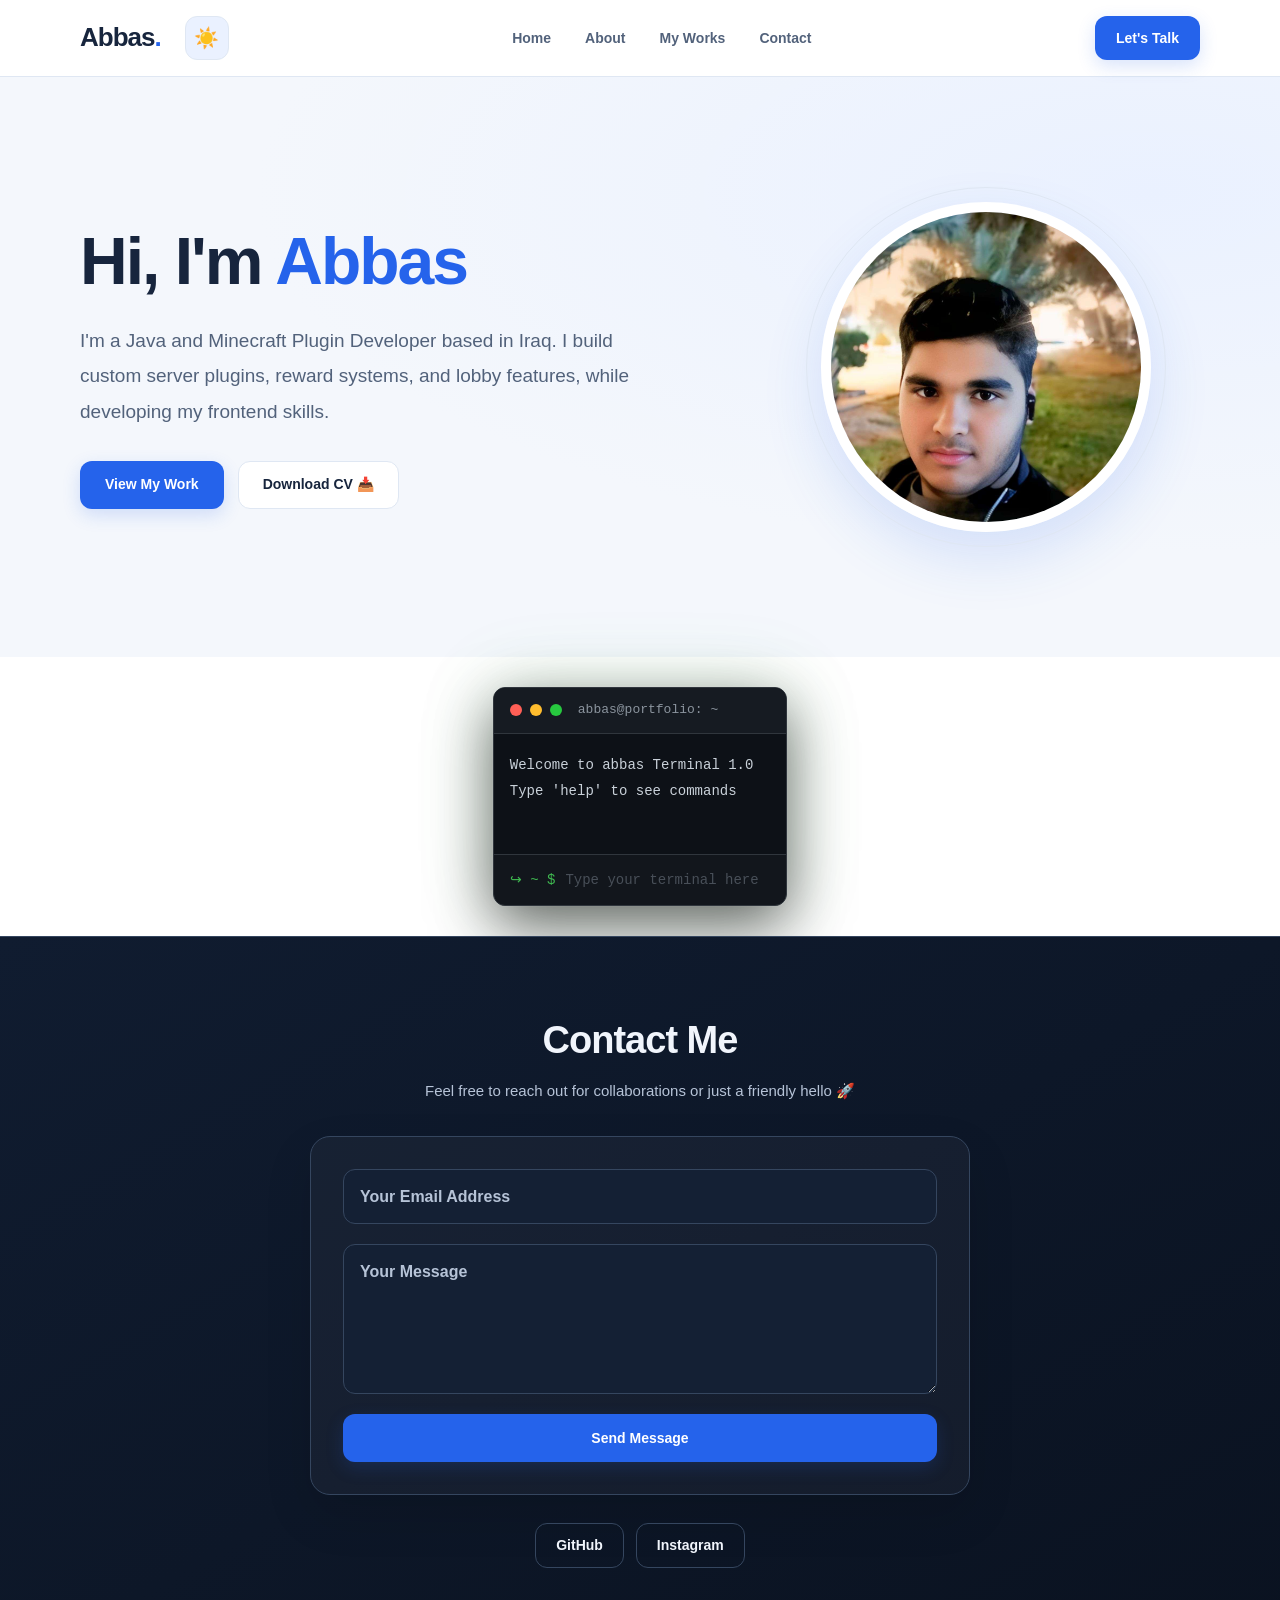
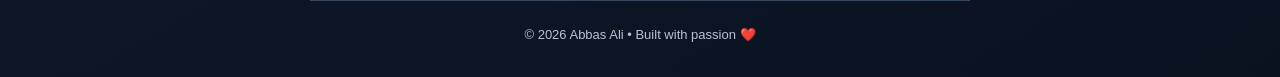
<file: index.html>
<!DOCTYPE html>
<html lang="en">
<head>
    <meta charset="UTF-8">
    <meta name="viewport" content="width=device-width, initial-scale=1.0">    <title>Profilo | Abbas</title>
    <meta
            name="description"
            content="Abbas Ali's portfolio featuring Java development,
    Minecraft server plugins, reward systems, and lobby projects."
    >
    <link rel="stylesheet" href="style.css">
    <link rel="icon" type="image/jpg" href="images/images.jpg">
</head>
<body>

    <header class="header"> <div class="logo">
            <a href="#">Abbas<span>.</span></a>
        </div>
        <button
                id="theme-toggle"
                type="button"
                aria-label="Switch color theme"
                title="Switch color theme"
        >🌙</button>
        <nav class="nav-links">
            <ul>
                <li><a href="index.html">Home</a></li>
                <li><a href="about.html">About</a></li>
                <li><a href="works.html">My Works</a></li>
                <li><a href="#my-footer">Contact</a></li>
            </ul>
        </nav>

        <a href="mailto:alsowounds@gmail.com" class="btn-talk">
            Let's Talk
        </a>
    </header>
    <section class="hero">
        <div class="hero-content">
            <h1>Hi, I'm <span>Abbas</span></h1>
            <p>
                I'm a Java and Minecraft Plugin Developer based in Iraq.
                I build custom server plugins, reward systems, and lobby features,
                while developing my frontend skills.
            </p>
            <div class="hero-btns">
                <a href="works.html" class="btn-primary">View My Work</a>
                <a href="cv/Abbas_Ali_CV.pdf" download class="btn-secondary">Download CV 📥</a>
            </div>
        </div>
        <div class="hero-image">
            <img src="images/myphoto.jpg" alt="Abbas Profile" class="profile-img">
        </div>
    </section>
    <section class="terminal">
        <div class="terminal-header">
            <span class="dots"><i></i><i></i><i></i></span>
            <span class="title">abbas@portfolio: ~</span>
        </div>
        <div class="terminal-body" id="terminal-output">
            <p>Welcome to abbas Terminal 1.0</p>
            <p>Type 'help' to see commands</p>
        </div>
        <form id="terminal-form">
            <span>↪ ~ $</span>
            <input id="terminal-input"
            type="text"
            autocomplete="off"
            placeholder="Type your terminal here">
        </form>
    </section>

<footer class="footer" id="my-footer">
    <div class="footer-container">

        <h2 class="contact-title">Contact Me</h2>
        <p class="contact-subtitle">
            Feel free to reach out for collaborations or just a friendly hello 🚀
        </p>

        <form action="https://formspree.io/f/xaqpleld" method="POST" class="contact-form">
            
            <div class="input-group">
                <label>
                    <input type="email" name="email" placeholder="Your Email Address" required>
                </label>
            </div>

            <div class="input-group">
                <label>
                    <textarea name="message" placeholder="Your Message" required></textarea>
                </label>
            </div>

            <button type="submit" class="btn-primary">Send Message</button>
            <p class="form-status" role="status" aria-live="polite"></p>
        </form>

        <div class="social">
            <a href="https://github.com/abbflaabb" target="_blank">GitHub</a>
            <a href="https://www.instagram.com/abv7xh" target="_blank">Instagram</a>
        </div>

        <p class="copy">© 2026 Abbas Ali • Built with passion ❤️</p>

    </div>
</footer>
    <script src="scripts/script.js"></script>
</body>
</html>
</file>
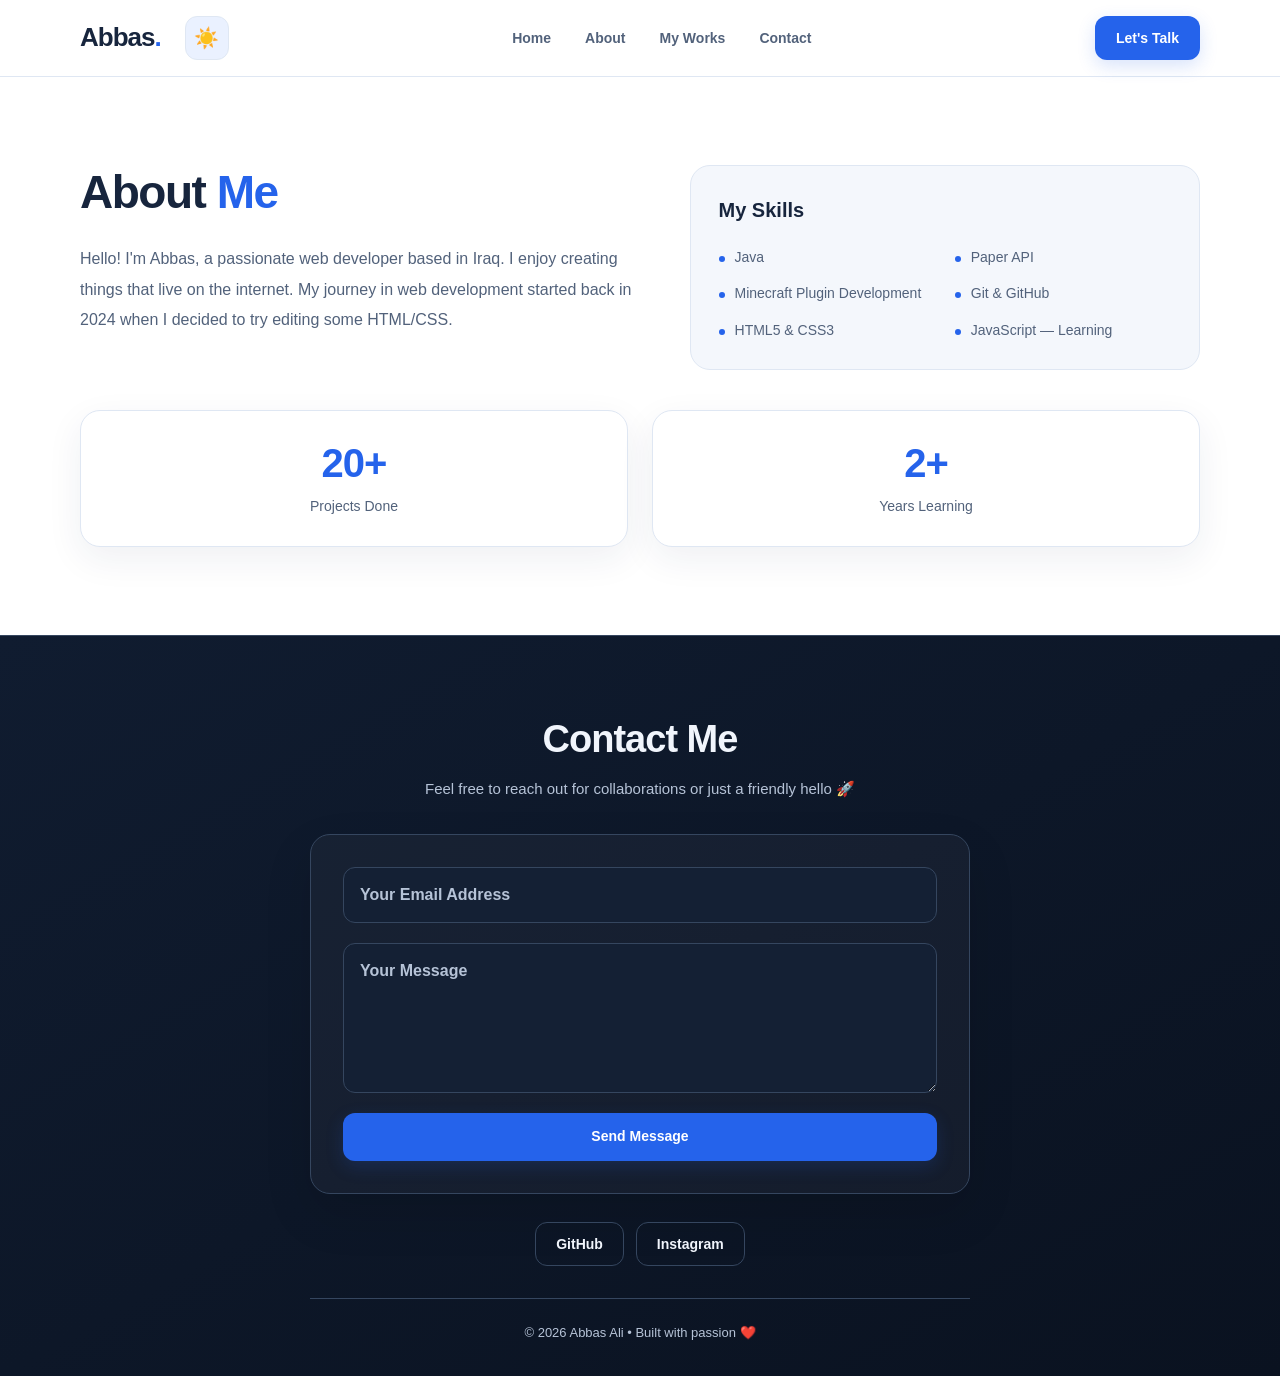
<file: about.html>
<!DOCTYPE html>
<html lang="en">
<head>
    <meta charset="UTF-8">
    <meta name="viewport" content="width=device-width, initial-scale=1.0">    <title>About me | Abbas</title>
    <link rel="stylesheet" href="style.css">
    <link rel="icon" type="image/jpg" href="images/images.jpg">
</head>
<body>


    <header class="header">
        <div class="logo">
            <a href="index.html">Abbas<span>.</span></a>
        </div>
        <button
                id="theme-toggle"
                type="button"
                aria-label="Switch color theme"
                title="Switch color theme"
        >🌙</button>
        <nav class="nav-links">
            <ul>
                <li><a href="index.html">Home</a></li>
                <li><a href="about.html">About</a></li>
                <li><a href="works.html">My Works</a></li>
                <li><a href="#my-footer">Contact</a></li>
            </ul>
        </nav>
        <div class="header-section">
            <a href="#" class="btn-talk">Let's Talk</a>
        </div>
    </header>

            
    <section class="about-page">
        <div class="about-container">
            <div class="about-text">
                <h2>About <span>Me</span></h2>
                <p>Hello! I'm Abbas, a passionate web developer based in Iraq. I enjoy creating things that live on the internet. My journey in web development started back in 2024 when I decided to try editing some HTML/CSS.</p>
            </div>
            <div class="skills">
                    <h3>My Skills</h3>
                <ul>
                    <li>Java</li>
                    <li>Paper API</li>
                    <li>Minecraft Plugin Development</li>
                    <li>Git & GitHub</li>
                    <li>HTML5 & CSS3</li>
                    <li>JavaScript — Learning</li>
                </ul>
                </div>
            </div>
            
            <div class="about-stats">
                <div class="stat-box">
                    <h4>20+</h4>
                    <p>Projects Done</p>
                </div>
                <div class="stat-box">
                    <h4>2+</h4>
                    <p>Years Learning</p>
                </div>
            </div>

    </section>
<footer class="footer" id="my-footer">
    <div class="footer-container">

        <h2 class="contact-title">Contact Me</h2>
        <p class="contact-subtitle">
            Feel free to reach out for collaborations or just a friendly hello 🚀
        </p>

        <form action="https://formspree.io/f/xaqpleld" method="POST" class="contact-form">
            
            <div class="input-group">
                <label>
                    <input type="email" name="email" placeholder="Your Email Address" required>
                </label>
            </div>

            <div class="input-group">
                <label>
                    <textarea name="message" placeholder="Your Message" required></textarea>
                </label>
            </div>

            <button type="submit" class="btn-primary">Send Message</button>
            <p class="form-status" role="status" aria-live="polite"></p>
        </form>

        <div class="social">
            <a href="https://github.com/abbflaabb" target="_blank">GitHub</a>
            <a href="https://www.instagram.com/abv7xh" target="_blank">Instagram</a>
        </div>

        <p class="copy">© 2026 Abbas Ali • Built with passion ❤️</p>

    </div>
</footer>
    <script src="scripts/script.js"></script>
</body>
</html>
</file>
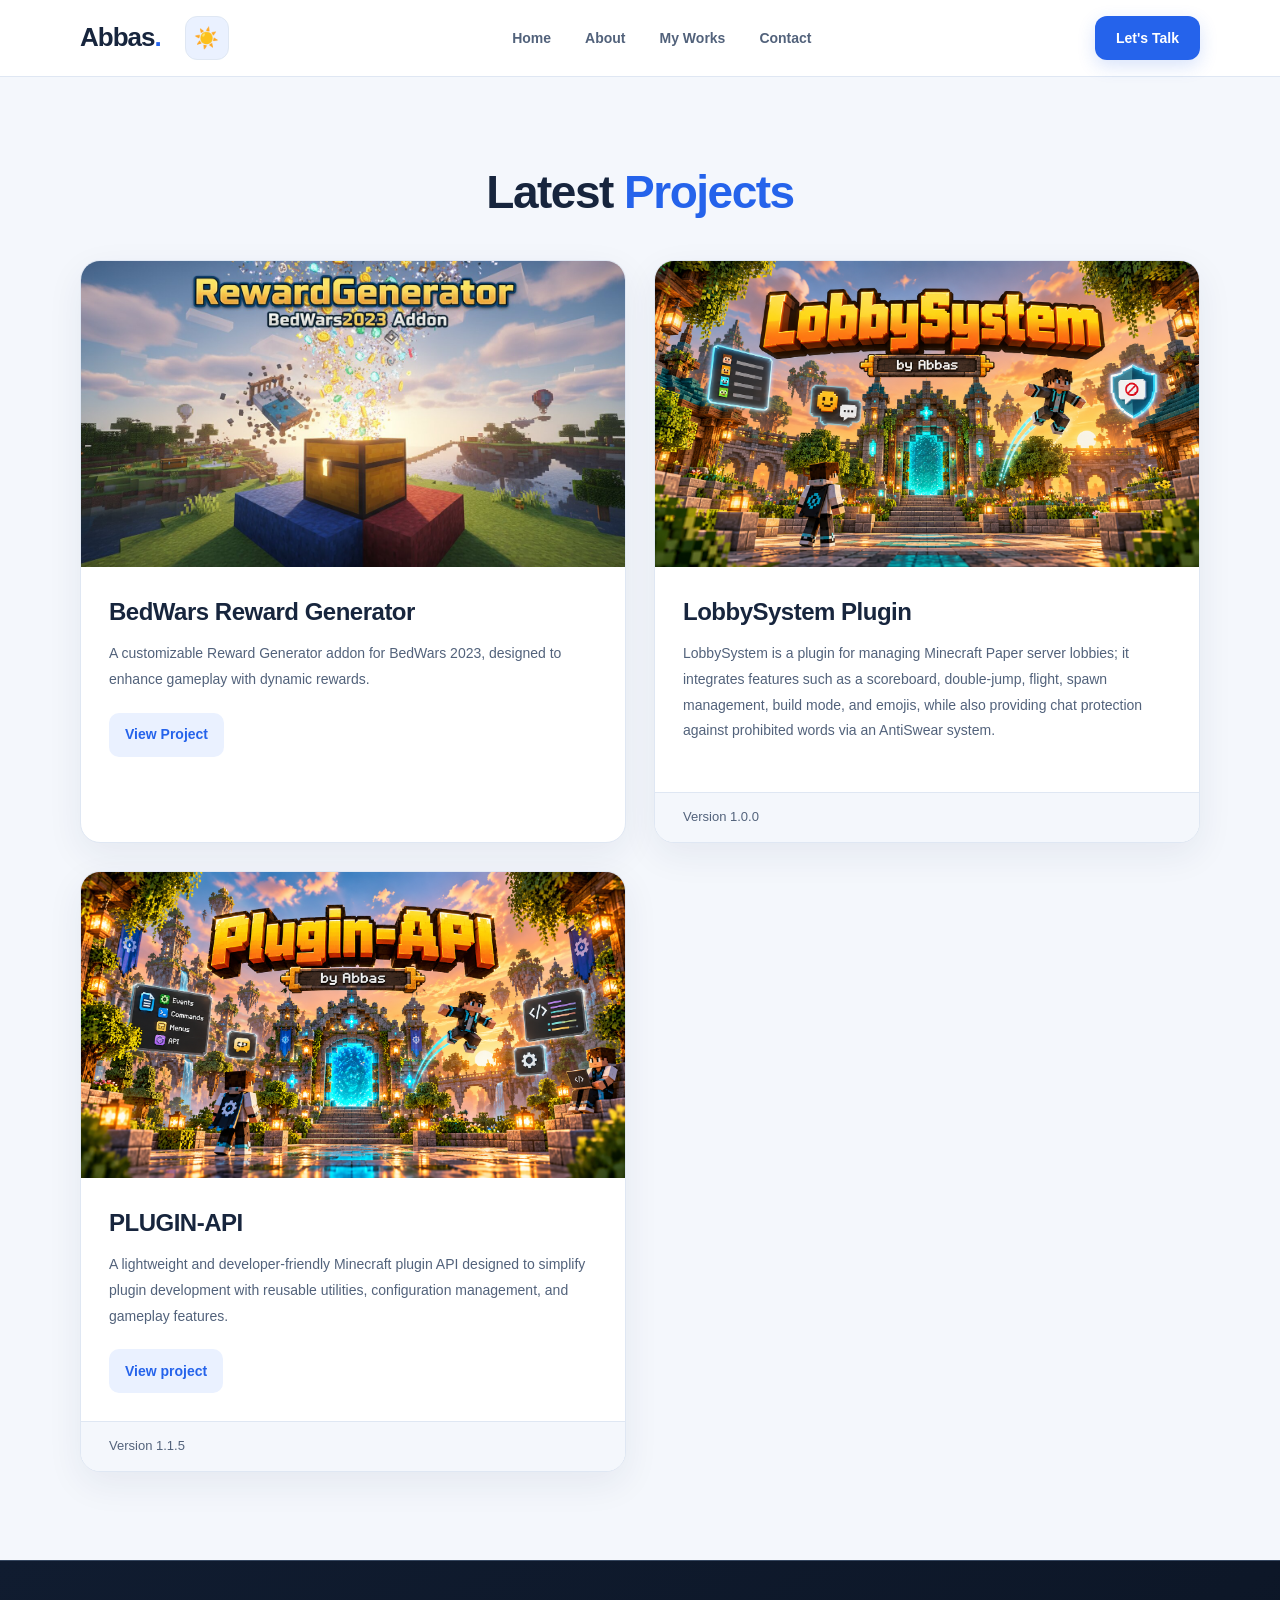
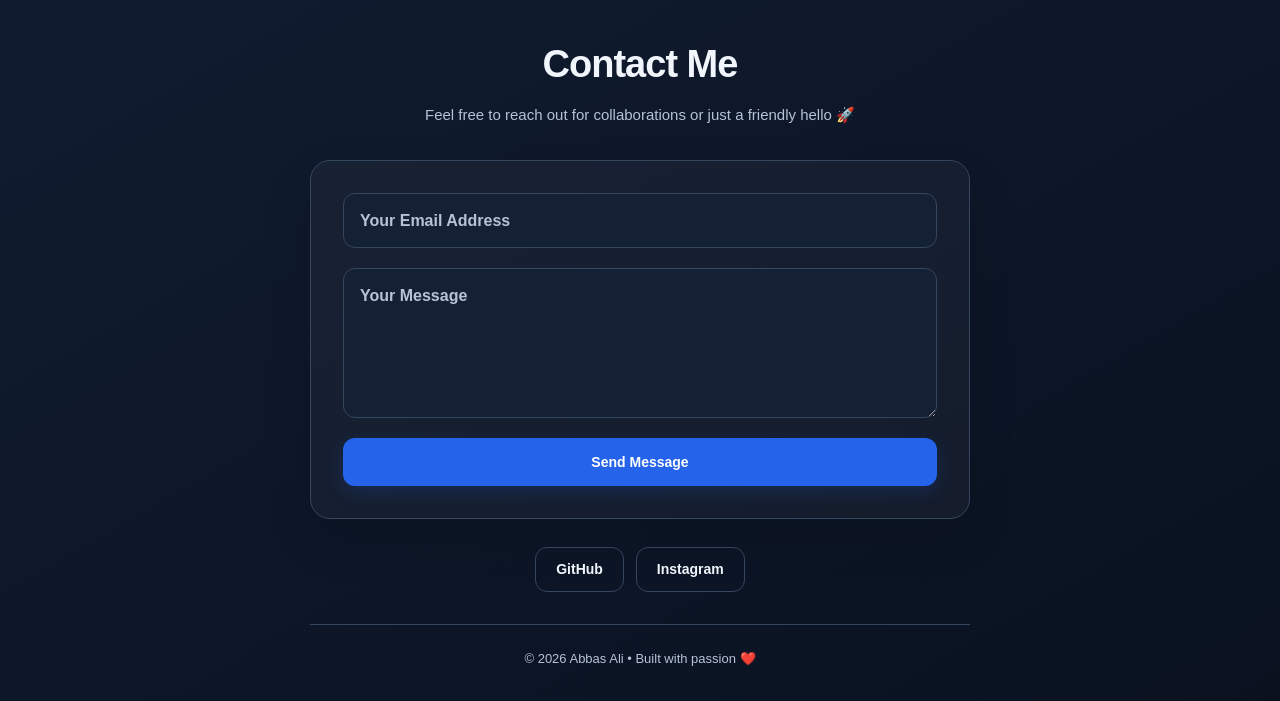
<file: works.html>
<!DOCTYPE html>
<html lang="en">
<head>
    <meta charset="UTF-8">
    <meta name="viewport" content="width=device-width, initial-scale=1.0">    <title>My Work | Abbas</title>
    <link rel="stylesheet" href="style.css">
    <link rel="icon" type="image/jpg" href="images/images.jpg">
</head>
<body>
        <header class="header">
        <div class="logo">
            <a href="index.html">Abbas<span>.</span></a>
        </div>
            <button
                    id="theme-toggle"
                    type="button"
                    aria-label="Switch color theme"
                    title="Switch color theme"
            >🌙</button>
        <nav class="nav-links">
            <ul>
                <li><a href="index.html">Home</a></li>
                <li><a href="about.html">About</a></li>
                <li><a href="works.html">My Works</a></li>
                <li><a href="#my-footer">Contact</a></li>
            </ul>
        </nav>
        <div class="header-section">
            <a href="#" class="btn-talk">Let's Talk</a>
        </div>
    </header>

    <section class="works-page">
        <h1 class="section-title">Latest <span>Projects</span></h1>

        <div class="projects-grid">
            <div class="project-card">
                <div class="project-img">
                    <img src="images/preview1.jpg" alt="Project 1">
                </div>
                <div class="project-info">
                    <h3>BedWars Reward Generator</h3>
                    <p>A customizable Reward Generator addon for BedWars 2023, designed to enhance gameplay with dynamic rewards.</p>
                    <a href="https://github.com/abbflaabb/BedWars2023-RewardsGentrator" class="project-link">View Project</a>
                </div>
            </div>
            <div class="project-card">
                <div class="project-img">
                    <img src="images/lobbySystem-preview.png" alt="Project 2">
                </div>
                <div class="project-info">
                    <h3>LobbySystem Plugin</h3>
                    <p>LobbySystem is a plugin for managing Minecraft Paper server lobbies; it integrates features such as a scoreboard, double-jump, flight, spawn management, build mode, and emojis, while also providing chat protection against prohibited words via an AntiSwear system.</p>
                </div>
                <div class="version-info">
                    <p>Version 1.0.0</p>
                </div>
            </div>
            <!-- Plugin-API --->
            <div class="project-card">
                <div class="project-img">
                    <img src="images/plugin-api-preview.png" alt="Project 3" loading="lazy">
                </div>
                <div class="project-info">
                    <h3>PLUGIN-API</h3>
                    <p>
                        A lightweight and developer-friendly Minecraft
                        plugin API designed to simplify plugin development
                        with reusable utilities, configuration management,
                        and gameplay features.
                    </p>
                    <a
                        href="https://github.com/abbflaabb/Plugin-API"
                        class="project-link"
                        target="_blank"
                        rel="noopener noreferrer">
                        View project
                    </a>
                </div>
                <div class="version-info">
                    <p>Version 1.1.5</p>
                </div>
            </div>
        </div>
    </section>

<footer class="footer" id="my-footer">
    <div class="footer-container">

        <h2 class="contact-title">Contact Me</h2>
        <p class="contact-subtitle">
            Feel free to reach out for collaborations or just a friendly hello 🚀
        </p>

        <form action="https://formspree.io/f/xaqpleld" method="POST" class="contact-form">

            <div class="input-group">
                <label>
                    <input type="email" name="email" placeholder="Your Email Address" required>
                </label>
            </div>

            <div class="input-group">
                <label>
                    <textarea name="message" placeholder="Your Message" required></textarea>
                </label>
            </div>

            <button type="submit" class="btn-primary">Send Message</button>
            <p class="form-status" role="status" aria-live="polite"></p>
        </form>

        <div class="social">
            <a href="https://github.com/abbflaabb" target="_blank">GitHub</a>
            <a href="https://www.instagram.com/abv7xh" target="_blank">Instagram</a>
        </div>

        <p class="copy">© 2026 Abbas Ali • Built with passion ❤️</p>

    </div>
</footer>
    <script src="scripts/script.js"></script>
</body>
</html>
</file>
<file: style.css>
/* Abbas Ali Portfolio — complete replacement stylesheet */

/* 01. Colors and layout */
:root {
    color-scheme: light;
    --bg-color: #ffffff;
    --secondary-bg: #f4f7fc;
    --text-primary: #17253d;
    --text-secondary: #52627b;
    --header-bg: rgba(255, 255, 255, 0.96);
    --card-bg: #ffffff;
    --main-blue: #2563eb;
    --button-bg: #2563eb;
    --button-hover: #1d4ed8;
    --accent-soft: #eaf1ff;
    --border-color: #dfe7f3;
    --input-bg: #f4f7fc;
    --footer-bg: #101c30;
    --card-shadow: 0 12px 36px rgba(25, 49, 89, 0.07);
    --hover-shadow: 0 20px 48px rgba(25, 49, 89, 0.12);
    --page-gutter: clamp(20px, 5vw, 64px);
    --content-width: 1120px;
    --section-inline: max(var(--page-gutter), calc((100% - var(--content-width)) / 2));
    --radius: 20px;
}

[data-theme="dark"] {
    color-scheme: dark;
    --bg-color: #101827;
    --secondary-bg: #131e30;
    --text-primary: #f1f5fc;
    --text-secondary: #b6c3d7;
    --header-bg: rgba(16, 24, 39, 0.96);
    --card-bg: #1b283c;
    --main-blue: #93b7ff;
    --accent-soft: #203455;
    --border-color: #32435e;
    --input-bg: #142034;
    --footer-bg: #0b1423;
    --card-shadow: 0 12px 36px rgba(0, 0, 0, 0.18);
    --hover-shadow: 0 20px 48px rgba(0, 0, 0, 0.28);
}

/* 02. Base and keyboard access */
*,
*::before,
*::after {
    box-sizing: border-box;
}

* {
    margin: 0;
    padding: 0;
}

html {
    scroll-behavior: smooth;
    scroll-padding-top: 120px;
}

body {
    min-height: 100vh;
    display: flex;
    flex-direction: column;
    background: var(--bg-color);
    color: var(--text-primary);
    font-family: "Segoe UI", Tahoma, Geneva, Verdana, sans-serif;
    font-size: 16px;
    line-height: 1.6;
    transition: background-color 0.25s ease, color 0.25s ease;
}

img {
    display: block;
    max-width: 100%;
}

button,
input,
textarea {
    font: inherit;
}

a {
    color: inherit;
    text-decoration: none;
}

button,
a,
input,
textarea {
    -webkit-tap-highlight-color: transparent;
}

:where(a, button, input, textarea):focus-visible {
    outline: 3px solid var(--main-blue);
    outline-offset: 4px;
}

::selection {
    background: var(--button-bg);
    color: #ffffff;
}

/* 03. Header — supports direct and wrapped Let's Talk links */
.header {
    position: sticky;
    top: 0;
    z-index: 100;
    display: grid;
    grid-template-columns: auto auto minmax(0, 1fr) auto;
    align-items: center;
    gap: 24px;
    padding: 16px var(--section-inline);
    border-bottom: 1px solid var(--border-color);
    background: var(--header-bg);
    backdrop-filter: blur(16px);
    -webkit-backdrop-filter: blur(16px);
}

.logo a {
    display: inline-block;
    font-size: 26px;
    font-weight: 800;
    letter-spacing: -1px;
    white-space: nowrap;
}

.logo span {
    color: var(--main-blue);
}

.nav-links {
    min-width: 0;
    justify-self: center;
}

.nav-links ul {
    display: flex;
    align-items: center;
    justify-content: center;
    gap: 6px;
    list-style: none;
}

.nav-links a {
    display: inline-flex;
    align-items: center;
    min-height: 44px;
    padding: 8px 14px;
    border-radius: 10px;
    color: var(--text-secondary);
    font-size: 14px;
    font-weight: 600;
    white-space: nowrap;
    transition: color 0.2s ease, background-color 0.2s ease;
}

.nav-links a:hover,
.nav-links a[aria-current="page"] {
    background: var(--accent-soft);
    color: var(--main-blue);
}

#theme-toggle {
    display: grid;
    place-items: center;
    width: 44px;
    height: 44px;
    padding: 0;
    border: 1px solid var(--border-color);
    border-radius: 12px;
    background: var(--accent-soft);
    color: var(--text-primary);
    font-size: 20px;
    line-height: 1;
    cursor: pointer;
    touch-action: manipulation;
    transition: border-color 0.2s ease, transform 0.2s ease;
}

#theme-toggle:hover {
    border-color: var(--main-blue);
}

#theme-toggle:active {
    transform: scale(0.94);
}

/* 04. Shared buttons */
.btn-talk,
.btn-primary,
.btn-secondary {
    display: inline-flex;
    align-items: center;
    justify-content: center;
    gap: 8px;
    min-height: 48px;
    padding: 12px 24px;
    border: 1px solid transparent;
    border-radius: 12px;
    font-weight: 700;
    font-size: 14px;
    line-height: 1.5;
    text-align: center;
    cursor: pointer;
    transition: transform 0.2s ease, background-color 0.2s ease, box-shadow 0.2s ease;
}

.btn-talk,
.btn-primary {
    background: var(--button-bg);
    color: #ffffff;
    box-shadow: 0 6px 18px rgba(37, 99, 235, 0.18);
}

.btn-talk {
    min-height: 44px;
    padding: 10px 20px;
    white-space: nowrap;
}

.btn-talk:hover,
.btn-primary:hover {
    background: var(--button-hover);
}

.btn-secondary {
    border-color: var(--border-color);
    background: var(--card-bg);
    color: var(--text-primary);
}

.btn-secondary:hover {
    border-color: var(--main-blue);
    background: var(--accent-soft);
}

/* 05. Home */
.hero {
    flex: 1;
    display: grid;
    grid-template-columns: minmax(0, 1.25fr) minmax(0, 0.85fr);
    align-items: center;
    gap: clamp(32px, 5vw, 80px);
    min-height: 580px;
    padding: clamp(64px, 8vw, 112px) var(--section-inline);
    background:
            radial-gradient(ellipse at 90% 20%, var(--accent-soft), transparent 55%),
            var(--secondary-bg);
}

.hero-content {
    min-width: 0;
}

.hero-content h1 {
    margin-bottom: 24px;
    font-size: clamp(36px, 5.2vw, 66px);
    font-weight: 800;
    line-height: 1.12;
    letter-spacing: -2px;
    overflow-wrap: anywhere;
}

.hero-content h1 span {
    color: var(--main-blue);
}

.hero-content p {
    max-width: 560px;
    color: var(--text-secondary);
    font-size: clamp(16px, 1.6vw, 19px);
    line-height: 1.85;
}

.hero-btns {
    display: flex;
    flex-wrap: wrap;
    gap: 14px;
    margin-top: 32px;
}

.hero-image {
    display: grid;
    place-items: center;
    min-width: 0;
    padding: 16px;
}

.hero-image .profile-img {
    width: min(100%, 330px);
    aspect-ratio: 1;
    object-fit: cover;
    object-position: 50% 38%;
    border: 10px solid var(--card-bg);
    border-radius: 50%;
    outline: 1px solid var(--border-color);
    outline-offset: 14px;
    box-shadow: 0 24px 60px rgba(37, 99, 235, 0.16);
}

/* 06. About */
.about-page,
.works-page {
    flex: 1;
    padding: clamp(48px, 7vw, 88px) var(--section-inline);
}

.about-container {
    display: grid;
    grid-template-columns: minmax(0, 1.1fr) minmax(0, 1fr);
    align-items: start;
    gap: 48px;
}

.about-text :is(h1, h2),
.section-title {
    margin-bottom: 24px;
    font-size: clamp(32px, 4vw, 46px);
    font-weight: 800;
    line-height: 1.2;
    letter-spacing: -1.5px;
}

.about-text :is(h1, h2) span,
.section-title span {
    color: var(--main-blue);
}

.about-text p {
    color: var(--text-secondary);
    line-height: 1.9;
}

.skills {
    padding: 28px;
    border: 1px solid var(--border-color);
    border-radius: var(--radius);
    background: var(--secondary-bg);
}

.skills h3 {
    margin-bottom: 20px;
    font-size: 20px;
}

.skills ul {
    display: grid;
    grid-template-columns: repeat(2, minmax(0, 1fr));
    gap: 14px 20px;
    list-style: none;
}

.skills li {
    display: flex;
    align-items: baseline;
    gap: 10px;
    color: var(--text-secondary);
    font-size: 14px;
    overflow-wrap: anywhere;
}

.skills li::before {
    content: "";
    flex: 0 0 6px;
    height: 6px;
    border-radius: 50%;
    background: var(--main-blue);
}

.about-stats {
    display: grid;
    grid-template-columns: repeat(2, minmax(0, 1fr));
    gap: 24px;
    margin-top: 40px;
}

.stat-box {
    padding: 28px;
    border: 1px solid var(--border-color);
    border-radius: var(--radius);
    background: var(--card-bg);
    box-shadow: var(--card-shadow);
    text-align: center;
}

.stat-box h4 {
    color: var(--main-blue);
    font-size: 40px;
    line-height: 1.2;
    letter-spacing: -1px;
}

.stat-box p {
    margin-top: 8px;
    color: var(--text-secondary);
    font-size: 14px;
}

/* 07. Projects */
.works-page {
    background: var(--secondary-bg);
}

.section-title {
    margin-bottom: 40px;
    text-align: center;
}

.projects-grid {
    display: grid;
    grid-template-columns: repeat(2, minmax(0, 1fr));
    gap: 28px;
}

.projects-grid + .projects-grid {
    margin-top: 28px;
}

.project-card {
    display: flex;
    flex-direction: column;
    min-width: 0;
    overflow: hidden;
    border: 1px solid var(--border-color);
    border-radius: var(--radius);
    background: var(--card-bg);
    box-shadow: var(--card-shadow);
    transition: transform 0.25s ease, box-shadow 0.25s ease, border-color 0.25s ease;
}

.project-img {
    overflow: hidden;
    background: var(--accent-soft);
}

.project-img img {
    width: 100%;
    height: auto;
    aspect-ratio: 16 / 9;
    object-fit: cover;
    transition: transform 0.35s ease;
}

.project-info {
    flex: 1;
    padding: 28px;
    text-align: left;
}

.project-info h3 {
    margin-bottom: 12px;
    font-size: clamp(19px, 2vw, 24px);
    line-height: 1.4;
    letter-spacing: -0.5px;
    overflow-wrap: anywhere;
}

.project-info p {
    margin-bottom: 20px;
    color: var(--text-secondary);
    font-size: 14px;
    line-height: 1.85;
}

.project-link {
    display: inline-flex;
    align-items: center;
    min-height: 44px;
    padding: 10px 16px;
    border-radius: 10px;
    background: var(--accent-soft);
    color: var(--main-blue);
    font-size: 14px;
    font-weight: 700;
    transition: background-color 0.2s ease, color 0.2s ease;
}

.project-link:hover {
    background: var(--button-bg);
    color: #ffffff;
}

.version-info {
    margin-top: auto;
    padding: 14px 28px;
    border-top: 1px solid var(--border-color);
    background: var(--secondary-bg);
}

.version-info p {
    color: var(--text-secondary);
    font-size: 13px;
}

/* 08. Contact — always readable on the dark footer */
.footer {
    --text-primary: #f1f5fc;
    --text-secondary: #b6c3d7;
    --main-blue: #93b7ff;
    --input-bg: #142034;
    --border-color: #35465f;
    padding: clamp(48px, 7vw, 80px) var(--page-gutter) 32px;
    border-top: 1px solid var(--border-color);
    background: linear-gradient(150deg, var(--footer-bg), #0a1220);
    color: var(--text-primary);
}

.footer-container {
    width: 100%;
    max-width: 660px;
    margin-inline: auto;
    text-align: center;
}

.contact-title {
    margin-bottom: 12px;
    font-size: clamp(28px, 3.5vw, 38px);
    line-height: 1.25;
    letter-spacing: -1px;
}

.contact-subtitle {
    max-width: 500px;
    margin-inline: auto;
    color: var(--text-secondary);
    font-size: 15px;
    line-height: 1.8;
}

.contact-form {
    margin: 32px auto 28px;
    padding: clamp(20px, 4vw, 32px);
    border: 1px solid var(--border-color);
    border-radius: var(--radius);
    background: rgba(255, 255, 255, 0.035);
    box-shadow: 0 20px 48px rgba(0, 0, 0, 0.12);
    text-align: left;
}

.input-group {
    margin-bottom: 20px;
}

.input-group label {
    display: block;
    margin-bottom: 8px;
    color: var(--text-primary);
    font-size: 14px;
    font-weight: 600;
}

.contact-form input,
.contact-form textarea {
    display: block;
    width: 100%;
    min-width: 0;
    padding: 14px 16px;
    border: 1px solid var(--border-color);
    border-radius: 12px;
    background: var(--input-bg);
    color: var(--text-primary);
    font-size: 16px;
    line-height: 1.6;
    transition: border-color 0.2s ease, box-shadow 0.2s ease;
}

.contact-form input::placeholder,
.contact-form textarea::placeholder {
    color: var(--text-secondary);
    opacity: 1;
}

.contact-form input:focus,
.contact-form textarea:focus {
    border-color: var(--main-blue);
    background: var(--input-bg);
    box-shadow: 0 0 0 4px rgba(147, 183, 255, 0.12);
}

.contact-form textarea {
    min-height: 150px;
    resize: vertical;
}

.contact-form .btn-primary {
    width: 100%;
}

.contact-form button:disabled {
    opacity: 0.65;
    cursor: wait;
    transform: none;
}

.form-status {
    margin-top: 16px;
    color: var(--text-primary);
    font-size: 14px;
    text-align: center;
}

.form-status:empty {
    display: none;
}

.social {
    display: flex;
    flex-wrap: wrap;
    justify-content: center;
    gap: 12px;
}

.social a {
    display: inline-flex;
    align-items: center;
    justify-content: center;
    min-height: 44px;
    padding: 10px 20px;
    border: 1px solid var(--border-color);
    border-radius: 12px;
    color: var(--text-primary);
    font-size: 14px;
    font-weight: 600;
    transition: background-color 0.2s ease, border-color 0.2s ease;
}

.social a:hover {
    border-color: var(--main-blue);
    background: rgba(147, 183, 255, 0.12);
}

.copy {
    margin-top: 32px;
    padding-top: 24px;
    border-top: 1px solid var(--border-color);
    color: var(--text-secondary);
    font-size: 13px;
}

/* 09. Hover effects for pointer devices */
@media (hover: hover) and (pointer: fine) {
    .hero-btns a:hover,
    .contact-form .btn-primary:not(:disabled):hover {
        transform: translateY(-2px);
    }

    .project-card:hover {
        transform: translateY(-5px);
        border-color: var(--main-blue);
        box-shadow: var(--hover-shadow);
    }

    .project-card:hover .project-img img {
        transform: scale(1.025);
    }
}

/* 10. Tablet and mobile */
@media (max-width: 900px) {
    .header {
        grid-template-columns: minmax(0, 1fr) auto auto;
        gap: 10px 16px;
        padding-block: 12px;
    }

    .logo {
        grid-column: 1;
        grid-row: 1;
    }

    #theme-toggle {
        grid-column: 2;
        grid-row: 1;
    }

    .header-action,
    .header-section,
    .header > .btn-talk {
        grid-column: 3;
        grid-row: 1;
    }

    .nav-links {
        grid-column: 1 / -1;
        grid-row: 2;
        width: 100%;
    }

    .nav-links ul {
        flex-wrap: wrap;
    }

    .hero {
        min-height: auto;
        gap: 32px;
    }

    .about-container {
        grid-template-columns: minmax(0, 1fr);
        gap: 28px;
    }
}

@media (max-width: 700px) {
    .hero {
        grid-template-columns: minmax(0, 1fr);
        gap: 40px;
        text-align: center;
    }

    .hero-content h1 {
        letter-spacing: -1px;
    }

    .hero-content p {
        margin-inline: auto;
    }

    .hero-btns {
        justify-content: center;
    }

    .hero-image .profile-img {
        width: min(100%, 240px);
        border-width: 8px;
    }

    .projects-grid {
        grid-template-columns: minmax(0, 1fr);
        gap: 24px;
    }

    .project-info {
        padding: 24px;
    }
}

@media (max-width: 420px) {
    .header {
        column-gap: 10px;
    }

    .logo a {
        font-size: 23px;
    }

    .btn-talk {
        padding-inline: 14px;
        font-size: 13px;
    }

    .nav-links ul {
        gap: 0;
    }

    .nav-links a {
        padding-inline: 10px;
        font-size: 13px;
    }

    .hero-btns {
        flex-direction: column;
    }

    .hero-btns a {
        width: 100%;
    }

    .skills {
        padding: 22px;
    }

    .skills ul {
        grid-template-columns: minmax(0, 1fr);
    }

    .about-stats {
        gap: 14px;
    }

    .stat-box {
        padding: 20px 12px;
    }

    .stat-box h4 {
        font-size: 32px;
    }
}

/* 11. Respect reduced-motion preferences */
@media (prefers-reduced-motion: reduce) {
    html {
        scroll-behavior: auto;
    }

    *,
    *::before,
    *::after {
        animation: none;
        transition: none;
    }

    .project-card:hover,
    .project-card:hover .project-img img,
    .hero-btns a:hover,
    .contact-form .btn-primary:hover,
    #theme-toggle:active {
        transform: none;
    }
}
.terminal {
    background: #0d1117;
    color: #c9d1d9;
    border: 1px solid #30363d;
    border-radius: 12px;
    max-width: 750px;
    margin: 30px auto;
    overflow: hidden;
    font-family: "JetBrains Mono", "Fira Code", Consolas, monospace;
    font-size: 14px;
    line-height: 1.6;
    box-shadow:
            0 0 0 1px rgba(255, 255, 255, 0.03),
            0 20px 60px rgba(0, 0, 0, 0.6),
            0 0 80px rgba(63, 185, 80, 0.15);
}
.terminal-header {
    background: #161b22;
    padding: 12px 16px;
    display: flex;
    align-items: center;
    gap: 16px;
    border-bottom: 1px solid #30363d;
    font-size: 13px;
    color: #8b949e;
}
.terminal-header .dots {
    display: flex;
    gap: 8px;
}
.terminal-header .dots i {
    width: 12px;
    height: 12px;
    border-radius: 50%;
    display: block;
}
.terminal-header .dots i:nth-child(1) { background: #ff5f56; }
.terminal-header .dots i:nth-child(2) { background: #ffbd2e; }
.terminal-header .dots i:nth-child(3) { background: #27c93f; }
.terminal-header .title {
    flex: 1;
    text-align: center;
    margin-right: 52px;
}

.terminal-body {
    min-height: 120px;
    max-height: 280px;
    overflow-y: auto;
    padding: 16px;
    overflow-wrap: anywhere;
    scrollbar-width: thin;
    scrollbar-color: #30363d transparent;
}
.terminal-body::-webkit-scrollbar { width: 8px; }
.terminal-body::-webkit-scrollbar-thumb {
    background: #30363d;
    border-radius: 4px;
}

.terminal-body p {
    margin: 4px 0;
    animation: terminalFadeIn 0.2s ease;
}
.terminal-body .cmd   { color: #3fb950; }
.terminal-body .error { color: #f85149; }
.terminal-body .info  { color: #58a6ff; }

#terminal-form {
    display: flex;
    align-items: center;
    gap: 10px;
    padding: 14px 16px;
    border-top: 1px solid #30363d;
    background: rgba(255, 255, 255, 0.02);
    color: #3fb950;
}

#terminal-input {
    flex: 1;
    min-width: 0;
    border: none;
    background: transparent;
    color: #fff;
    font: inherit;
    outline: none;
    caret-color: #3fb950;
}
#terminal-input::placeholder {
    color: #484f58;
}

@keyframes terminalFadeIn {
    from { opacity: 0; transform: translateY(4px); }
    to   { opacity: 1; transform: none; }
}
</file>
